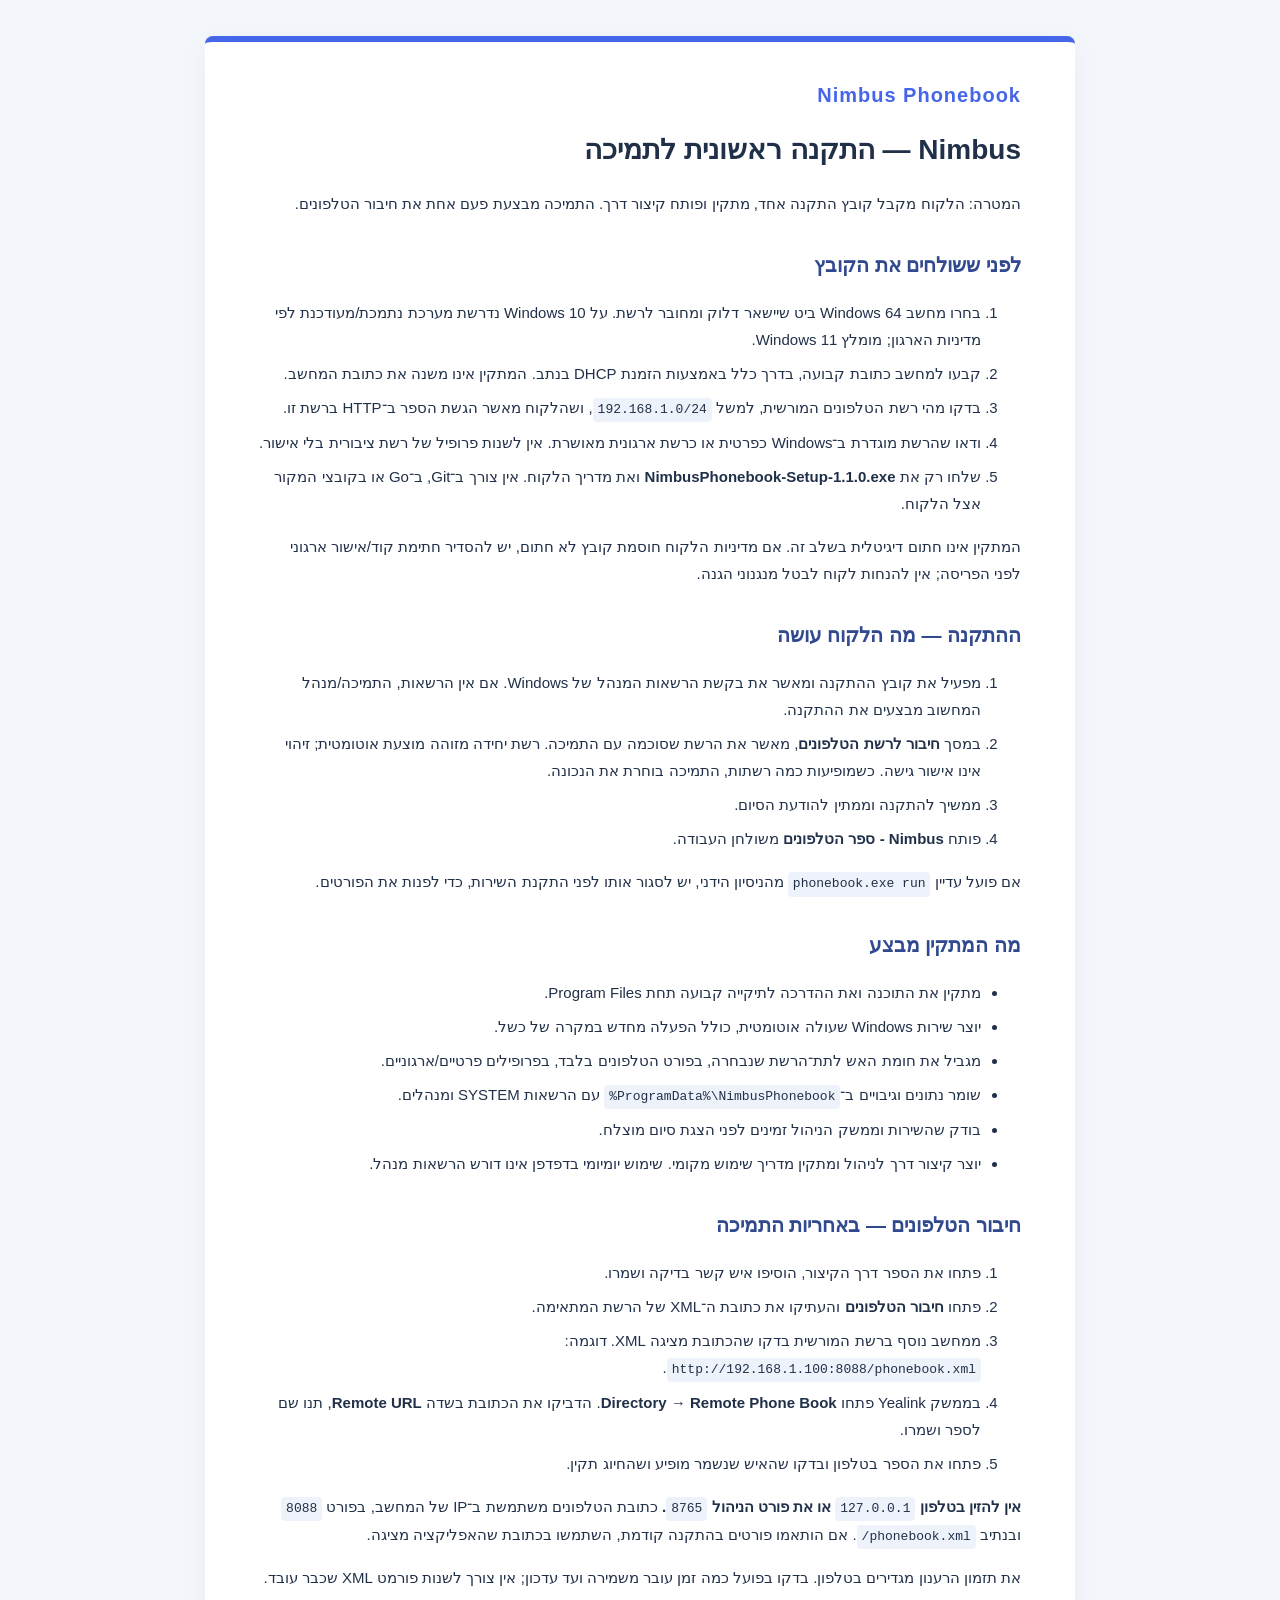
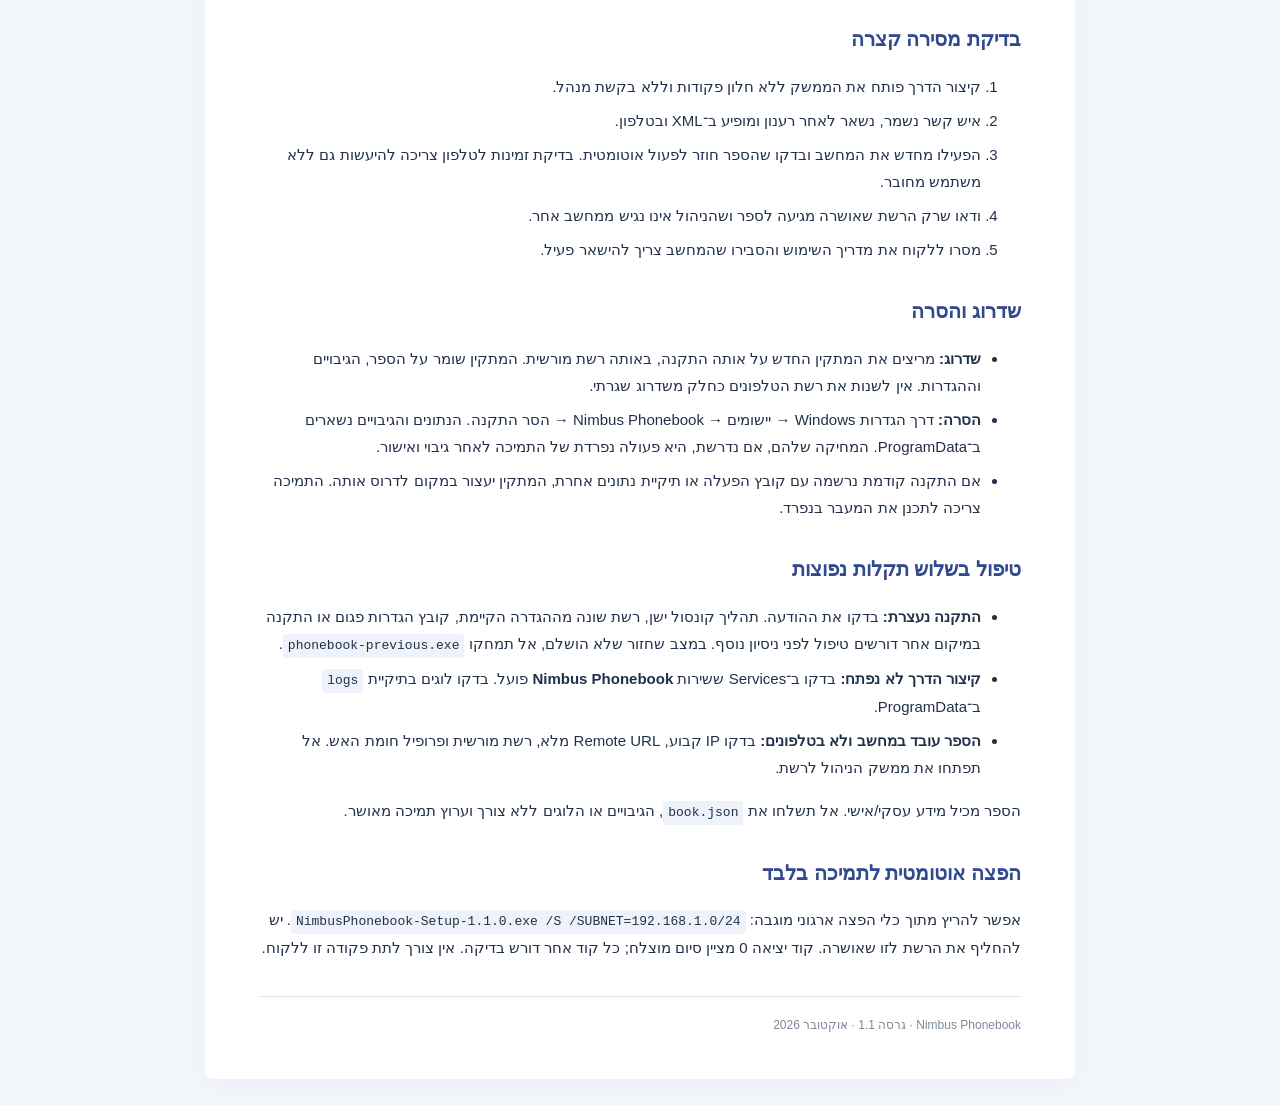
<file: packaging/INSTALL_SUPPORT_HE.html>
<!doctype html>
<html lang="he" dir="rtl"><head><meta charset="utf-8"><meta name="viewport" content="width=device-width,initial-scale=1"><title>Nimbus — התקנה ראשונית לתמיכה</title><style>*{box-sizing:border-box}body{margin:0;background:#f3f6fb;color:#213049;font:16px/1.8 Arial,"Segoe UI",sans-serif}main{max-width:870px;margin:36px auto;background:white;padding:42px 54px;border-top:6px solid #4666e9;border-radius:8px;box-shadow:0 7px 30px #1724380a}header{font:bold 20px Arial;color:#4666e9;direction:ltr;text-align:right;letter-spacing:1px}h1{font-size:28px;margin:18px 0 12px}h2{font-size:20px;margin:30px 0 10px;color:#31498e;break-after:avoid}p,li{font-size:15px}li{margin:7px 0}code{direction:ltr;unicode-bidi:embed;display:inline-block;font:13px/1.7 Consolas,monospace;background:#eef2fa;border-radius:4px;padding:1px 5px;overflow-wrap:anywhere}footer{border-top:1px solid #dfe5ee;padding-top:18px;margin-top:35px;color:#7d899c;font-size:12px}a{color:#4666e9}@media(max-width:650px){main{margin:0;padding:25px 20px;border-radius:0}h1{font-size:24px}}@media print{body{background:#fff}main{margin:0;max-width:none;padding:0;border:0;box-shadow:none}h2{margin-top:22px}p,li{font-size:11pt}footer{font-size:9pt}a{color:inherit}li{break-inside:avoid}@page{size:A4;margin:18mm}}</style></head><body><main><header>Nimbus Phonebook</header><h1>Nimbus — התקנה ראשונית לתמיכה</h1>
<p>המטרה: הלקוח מקבל קובץ התקנה אחד, מתקין ופותח קיצור דרך. התמיכה מבצעת פעם אחת את חיבור הטלפונים.</p>
<h2>לפני ששולחים את הקובץ</h2>
<ol>
<li>בחרו מחשב Windows 64 ביט שיישאר דלוק ומחובר לרשת. על Windows 10 נדרשת מערכת נתמכת/מעודכנת לפי מדיניות הארגון; מומלץ Windows 11.</li>
<li>קבעו למחשב כתובת קבועה, בדרך כלל באמצעות הזמנת DHCP בנתב. המתקין אינו משנה את כתובת המחשב.</li>
<li>בדקו מהי רשת הטלפונים המורשית, למשל <code>192.168.1.0/24</code>, ושהלקוח מאשר הגשת הספר ב־HTTP ברשת זו.</li>
<li>ודאו שהרשת מוגדרת ב־Windows כפרטית או כרשת ארגונית מאושרת. אין לשנות פרופיל של רשת ציבורית בלי אישור.</li>
<li>שלחו רק את <strong>NimbusPhonebook-Setup-1.1.0.exe</strong> ואת מדריך הלקוח. אין צורך ב־Git, ב־Go או בקובצי המקור אצל הלקוח.</li>
</ol>
<p>המתקין אינו חתום דיגיטלית בשלב זה. אם מדיניות הלקוח חוסמת קובץ לא חתום, יש להסדיר חתימת קוד/אישור ארגוני לפני הפריסה; אין להנחות לקוח לבטל מנגנוני הגנה.</p>
<h2>ההתקנה — מה הלקוח עושה</h2>
<ol>
<li>מפעיל את קובץ ההתקנה ומאשר את בקשת הרשאות המנהל של Windows. אם אין הרשאות, התמיכה/מנהל המחשוב מבצעים את ההתקנה.</li>
<li>במסך <strong>חיבור לרשת הטלפונים</strong>, מאשר את הרשת שסוכמה עם התמיכה. רשת יחידה מזוהה מוצעת אוטומטית; זיהוי אינו אישור גישה. כשמופיעות כמה רשתות, התמיכה בוחרת את הנכונה.</li>
<li>ממשיך להתקנה וממתין להודעת הסיום.</li>
<li>פותח <strong>Nimbus - ספר הטלפונים</strong> משולחן העבודה.</li>
</ol>
<p>אם פועל עדיין <code>phonebook.exe run</code> מהניסיון הידני, יש לסגור אותו לפני התקנת השירות, כדי לפנות את הפורטים.</p>
<h2>מה המתקין מבצע</h2>
<ul>
<li>מתקין את התוכנה ואת ההדרכה לתיקייה קבועה תחת Program Files.</li>
<li>יוצר שירות Windows שעולה אוטומטית, כולל הפעלה מחדש במקרה של כשל.</li>
<li>מגביל את חומת האש לתת־הרשת שנבחרה, בפורט הטלפונים בלבד, בפרופילים פרטיים/ארגוניים.</li>
<li>שומר נתונים וגיבויים ב־<code>%ProgramData%\NimbusPhonebook</code> עם הרשאות SYSTEM ומנהלים.</li>
<li>בודק שהשירות וממשק הניהול זמינים לפני הצגת סיום מוצלח.</li>
<li>יוצר קיצור דרך לניהול ומתקין מדריך שימוש מקומי. שימוש יומיומי בדפדפן אינו דורש הרשאות מנהל.</li>
</ul>
<h2>חיבור הטלפונים — באחריות התמיכה</h2>
<ol>
<li>פתחו את הספר דרך הקיצור, הוסיפו איש קשר בדיקה ושמרו.</li>
<li>פתחו <strong>חיבור הטלפונים</strong> והעתיקו את כתובת ה־XML של הרשת המתאימה.</li>
<li>ממחשב נוסף ברשת המורשית בדקו שהכתובת מציגה XML. דוגמה: <code>http://192.168.1.100:8088/phonebook.xml</code>.</li>
<li>בממשק Yealink פתחו <strong>Directory → Remote Phone Book</strong>. הדביקו את הכתובת בשדה <strong>Remote URL</strong>, תנו שם לספר ושמרו.</li>
<li>פתחו את הספר בטלפון ובדקו שהאיש שנשמר מופיע ושהחיוג תקין.</li>
</ol>
<p><strong>אין להזין בטלפון <code>127.0.0.1</code> או את פורט הניהול <code>8765</code>.</strong> כתובת הטלפונים משתמשת ב־IP של המחשב, בפורט <code>8088</code> ובנתיב <code>/phonebook.xml</code>. אם הותאמו פורטים בהתקנה קודמת, השתמשו בכתובת שהאפליקציה מציגה.</p>
<p>את תזמון הרענון מגדירים בטלפון. בדקו בפועל כמה זמן עובר משמירה ועד עדכון; אין צורך לשנות פורמט XML שכבר עובד.</p>
<h2>בדיקת מסירה קצרה</h2>
<ol>
<li>קיצור הדרך פותח את הממשק ללא חלון פקודות וללא בקשת מנהל.</li>
<li>איש קשר נשמר, נשאר לאחר רענון ומופיע ב־XML ובטלפון.</li>
<li>הפעילו מחדש את המחשב ובדקו שהספר חוזר לפעול אוטומטית. בדיקת זמינות לטלפון צריכה להיעשות גם ללא משתמש מחובר.</li>
<li>ודאו שרק הרשת שאושרה מגיעה לספר ושהניהול אינו נגיש ממחשב אחר.</li>
<li>מסרו ללקוח את מדריך השימוש והסבירו שהמחשב צריך להישאר פעיל.</li>
</ol>
<h2>שדרוג והסרה</h2>
<ul>
<li><strong>שדרוג:</strong> מריצים את המתקין החדש על אותה התקנה, באותה רשת מורשית. המתקין שומר על הספר, הגיבויים וההגדרות. אין לשנות את רשת הטלפונים כחלק משדרוג שגרתי.</li>
<li><strong>הסרה:</strong> דרך הגדרות Windows → יישומים → Nimbus Phonebook → הסר התקנה. הנתונים והגיבויים נשארים ב־ProgramData. המחיקה שלהם, אם נדרשת, היא פעולה נפרדת של התמיכה לאחר גיבוי ואישור.</li>
<li>אם התקנה קודמת נרשמה עם קובץ הפעלה או תיקיית נתונים אחרת, המתקין יעצור במקום לדרוס אותה. התמיכה צריכה לתכנן את המעבר בנפרד.</li>
</ul>
<h2>טיפול בשלוש תקלות נפוצות</h2>
<ul>
<li><strong>התקנה נעצרת:</strong> בדקו את ההודעה. תהליך קונסול ישן, רשת שונה מההגדרה הקיימת, קובץ הגדרות פגום או התקנה במיקום אחר דורשים טיפול לפני ניסיון נוסף. במצב שחזור שלא הושלם, אל תמחקו <code>phonebook-previous.exe</code>.</li>
<li><strong>קיצור הדרך לא נפתח:</strong> בדקו ב־Services ששירות <strong>Nimbus Phonebook</strong> פועל. בדקו לוגים בתיקיית <code>logs</code> ב־ProgramData.</li>
<li><strong>הספר עובד במחשב ולא בטלפונים:</strong> בדקו IP קבוע, Remote URL מלא, רשת מורשית ופרופיל חומת האש. אל תפתחו את ממשק הניהול לרשת.</li>
</ul>
<p>הספר מכיל מידע עסקי/אישי. אל תשלחו את <code>book.json</code>, הגיבויים או הלוגים ללא צורך וערוץ תמיכה מאושר.</p>
<h2>הפצה אוטומטית לתמיכה בלבד</h2>
<p>אפשר להריץ מתוך כלי הפצה ארגוני מוגבה: <code>NimbusPhonebook-Setup-1.1.0.exe /S /SUBNET=192.168.1.0/24</code>. יש להחליף את הרשת לזו שאושרה. קוד יציאה 0 מציין סיום מוצלח; כל קוד אחר דורש בדיקה. אין צורך לתת פקודה זו ללקוח.</p><footer>Nimbus Phonebook · גרסה 1.1 · אוקטובר 2026</footer></main></body></html>
</file>
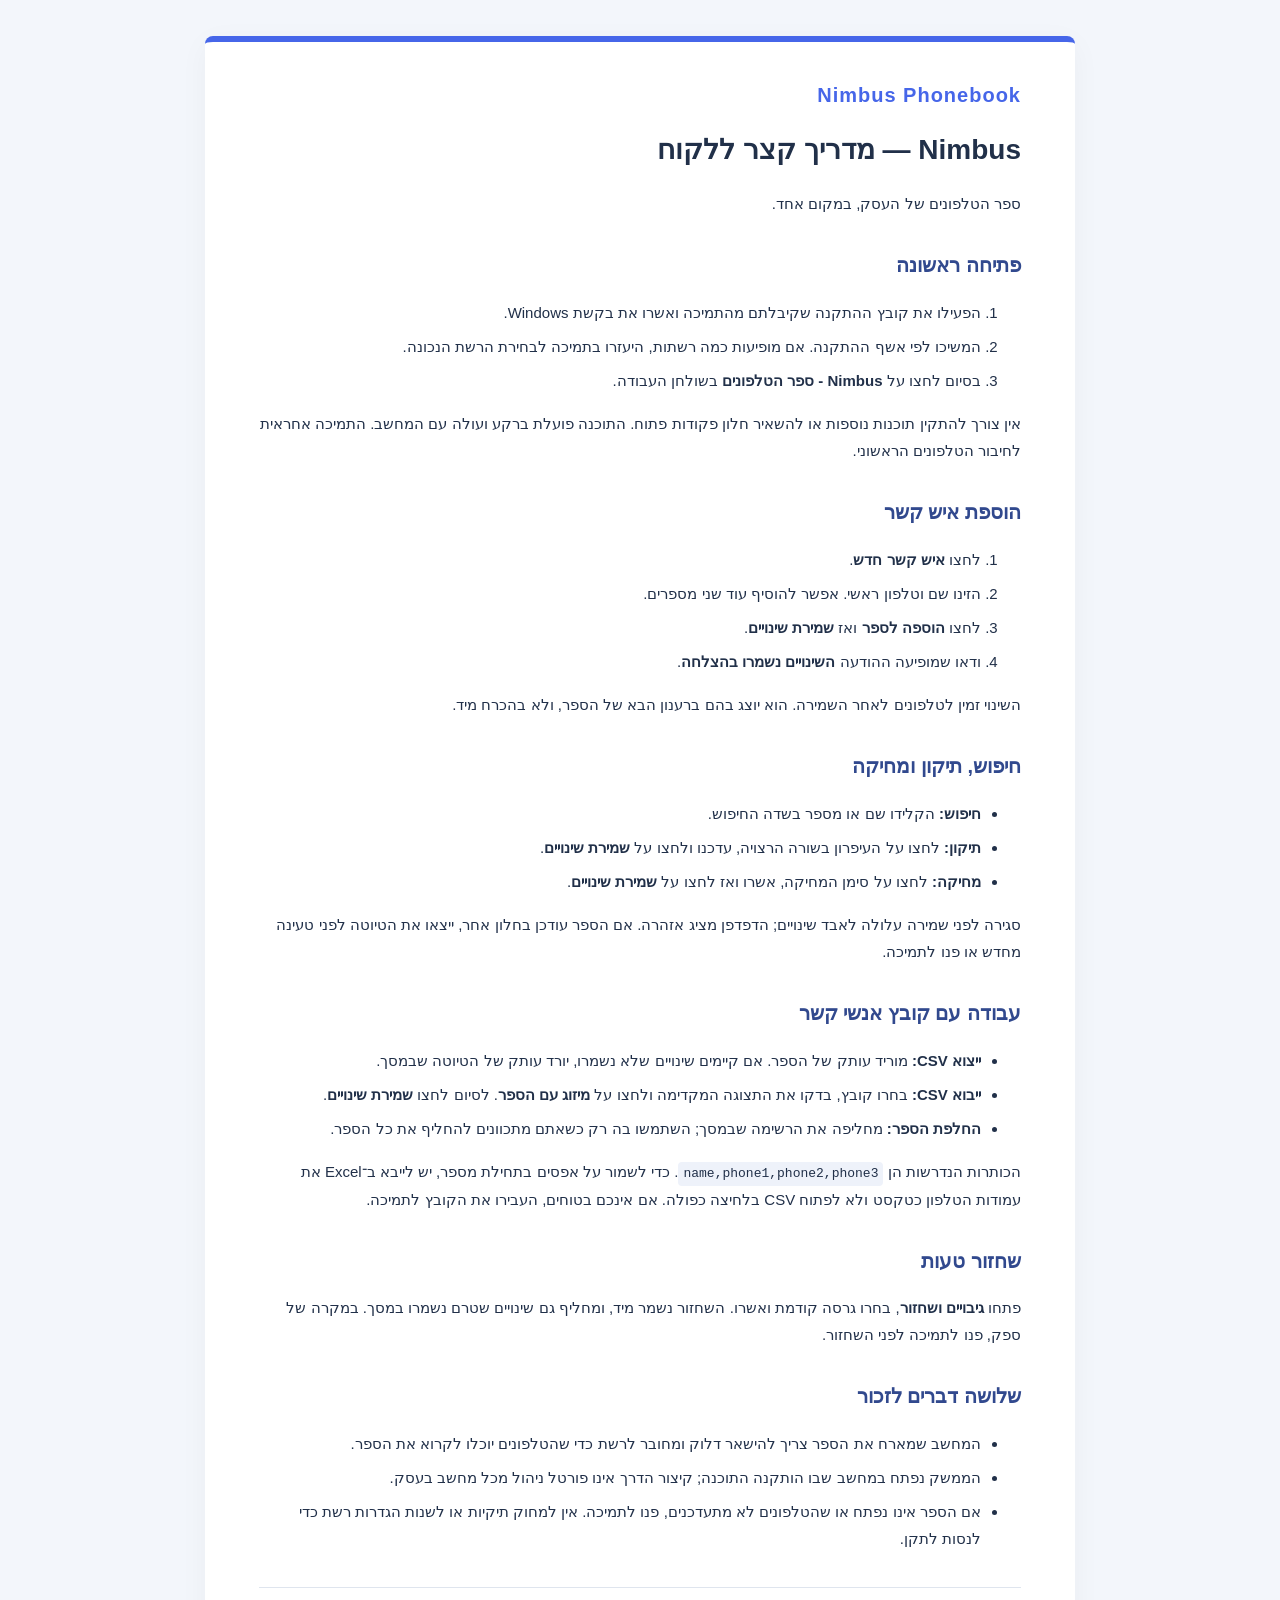
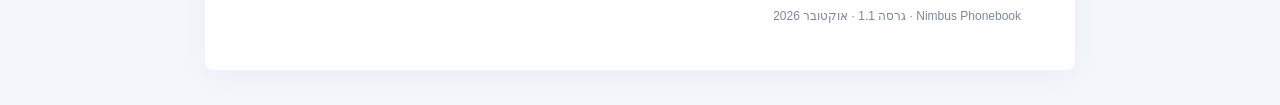
<file: packaging/USER_GUIDE_HE.html>
<!doctype html>
<html lang="he" dir="rtl"><head><meta charset="utf-8"><meta name="viewport" content="width=device-width,initial-scale=1"><title>Nimbus — מדריך קצר ללקוח</title><style>*{box-sizing:border-box}body{margin:0;background:#f3f6fb;color:#213049;font:16px/1.8 Arial,"Segoe UI",sans-serif}main{max-width:870px;margin:36px auto;background:white;padding:42px 54px;border-top:6px solid #4666e9;border-radius:8px;box-shadow:0 7px 30px #1724380a}header{font:bold 20px Arial;color:#4666e9;direction:ltr;text-align:right;letter-spacing:1px}h1{font-size:28px;margin:18px 0 12px}h2{font-size:20px;margin:30px 0 10px;color:#31498e;break-after:avoid}p,li{font-size:15px}li{margin:7px 0}code{direction:ltr;unicode-bidi:embed;display:inline-block;font:13px/1.7 Consolas,monospace;background:#eef2fa;border-radius:4px;padding:1px 5px;overflow-wrap:anywhere}footer{border-top:1px solid #dfe5ee;padding-top:18px;margin-top:35px;color:#7d899c;font-size:12px}a{color:#4666e9}@media(max-width:650px){main{margin:0;padding:25px 20px;border-radius:0}h1{font-size:24px}}@media print{body{background:#fff}main{margin:0;max-width:none;padding:0;border:0;box-shadow:none}h2{margin-top:22px}p,li{font-size:11pt}footer{font-size:9pt}a{color:inherit}li{break-inside:avoid}@page{size:A4;margin:18mm}}</style></head><body><main><header>Nimbus Phonebook</header><h1>Nimbus — מדריך קצר ללקוח</h1>
<p>ספר הטלפונים של העסק, במקום אחד.</p>
<h2>פתיחה ראשונה</h2>
<ol>
<li>הפעילו את קובץ ההתקנה שקיבלתם מהתמיכה ואשרו את בקשת Windows.</li>
<li>המשיכו לפי אשף ההתקנה. אם מופיעות כמה רשתות, היעזרו בתמיכה לבחירת הרשת הנכונה.</li>
<li>בסיום לחצו על <strong>Nimbus - ספר הטלפונים</strong> בשולחן העבודה.</li>
</ol>
<p>אין צורך להתקין תוכנות נוספות או להשאיר חלון פקודות פתוח. התוכנה פועלת ברקע ועולה עם המחשב. התמיכה אחראית לחיבור הטלפונים הראשוני.</p>
<h2>הוספת איש קשר</h2>
<ol>
<li>לחצו <strong>איש קשר חדש</strong>.</li>
<li>הזינו שם וטלפון ראשי. אפשר להוסיף עוד שני מספרים.</li>
<li>לחצו <strong>הוספה לספר</strong> ואז <strong>שמירת שינויים</strong>.</li>
<li>ודאו שמופיעה ההודעה <strong>השינויים נשמרו בהצלחה</strong>.</li>
</ol>
<p>השינוי זמין לטלפונים לאחר השמירה. הוא יוצג בהם ברענון הבא של הספר, ולא בהכרח מיד.</p>
<h2>חיפוש, תיקון ומחיקה</h2>
<ul>
<li><strong>חיפוש:</strong> הקלידו שם או מספר בשדה החיפוש.</li>
<li><strong>תיקון:</strong> לחצו על העיפרון בשורה הרצויה, עדכנו ולחצו על <strong>שמירת שינויים</strong>.</li>
<li><strong>מחיקה:</strong> לחצו על סימן המחיקה, אשרו ואז לחצו על <strong>שמירת שינויים</strong>.</li>
</ul>
<p>סגירה לפני שמירה עלולה לאבד שינויים; הדפדפן מציג אזהרה. אם הספר עודכן בחלון אחר, ייצאו את הטיוטה לפני טעינה מחדש או פנו לתמיכה.</p>
<h2>עבודה עם קובץ אנשי קשר</h2>
<ul>
<li><strong>ייצוא CSV:</strong> מוריד עותק של הספר. אם קיימים שינויים שלא נשמרו, יורד עותק של הטיוטה שבמסך.</li>
<li><strong>ייבוא CSV:</strong> בחרו קובץ, בדקו את התצוגה המקדימה ולחצו על <strong>מיזוג עם הספר</strong>. לסיום לחצו <strong>שמירת שינויים</strong>.</li>
<li><strong>החלפת הספר:</strong> מחליפה את הרשימה שבמסך; השתמשו בה רק כשאתם מתכוונים להחליף את כל הספר.</li>
</ul>
<p>הכותרות הנדרשות הן <code>name,phone1,phone2,phone3</code>. כדי לשמור על אפסים בתחילת מספר, יש לייבא ב־Excel את עמודות הטלפון כטקסט ולא לפתוח CSV בלחיצה כפולה. אם אינכם בטוחים, העבירו את הקובץ לתמיכה.</p>
<h2>שחזור טעות</h2>
<p>פתחו <strong>גיבויים ושחזור</strong>, בחרו גרסה קודמת ואשרו. השחזור נשמר מיד, ומחליף גם שינויים שטרם נשמרו במסך. במקרה של ספק, פנו לתמיכה לפני השחזור.</p>
<h2>שלושה דברים לזכור</h2>
<ul>
<li>המחשב שמארח את הספר צריך להישאר דלוק ומחובר לרשת כדי שהטלפונים יוכלו לקרוא את הספר.</li>
<li>הממשק נפתח במחשב שבו הותקנה התוכנה; קיצור הדרך אינו פורטל ניהול מכל מחשב בעסק.</li>
<li>אם הספר אינו נפתח או שהטלפונים לא מתעדכנים, פנו לתמיכה. אין למחוק תיקיות או לשנות הגדרות רשת כדי לנסות לתקן.</li>
</ul><footer>Nimbus Phonebook · גרסה 1.1 · אוקטובר 2026</footer></main></body></html>
</file>
